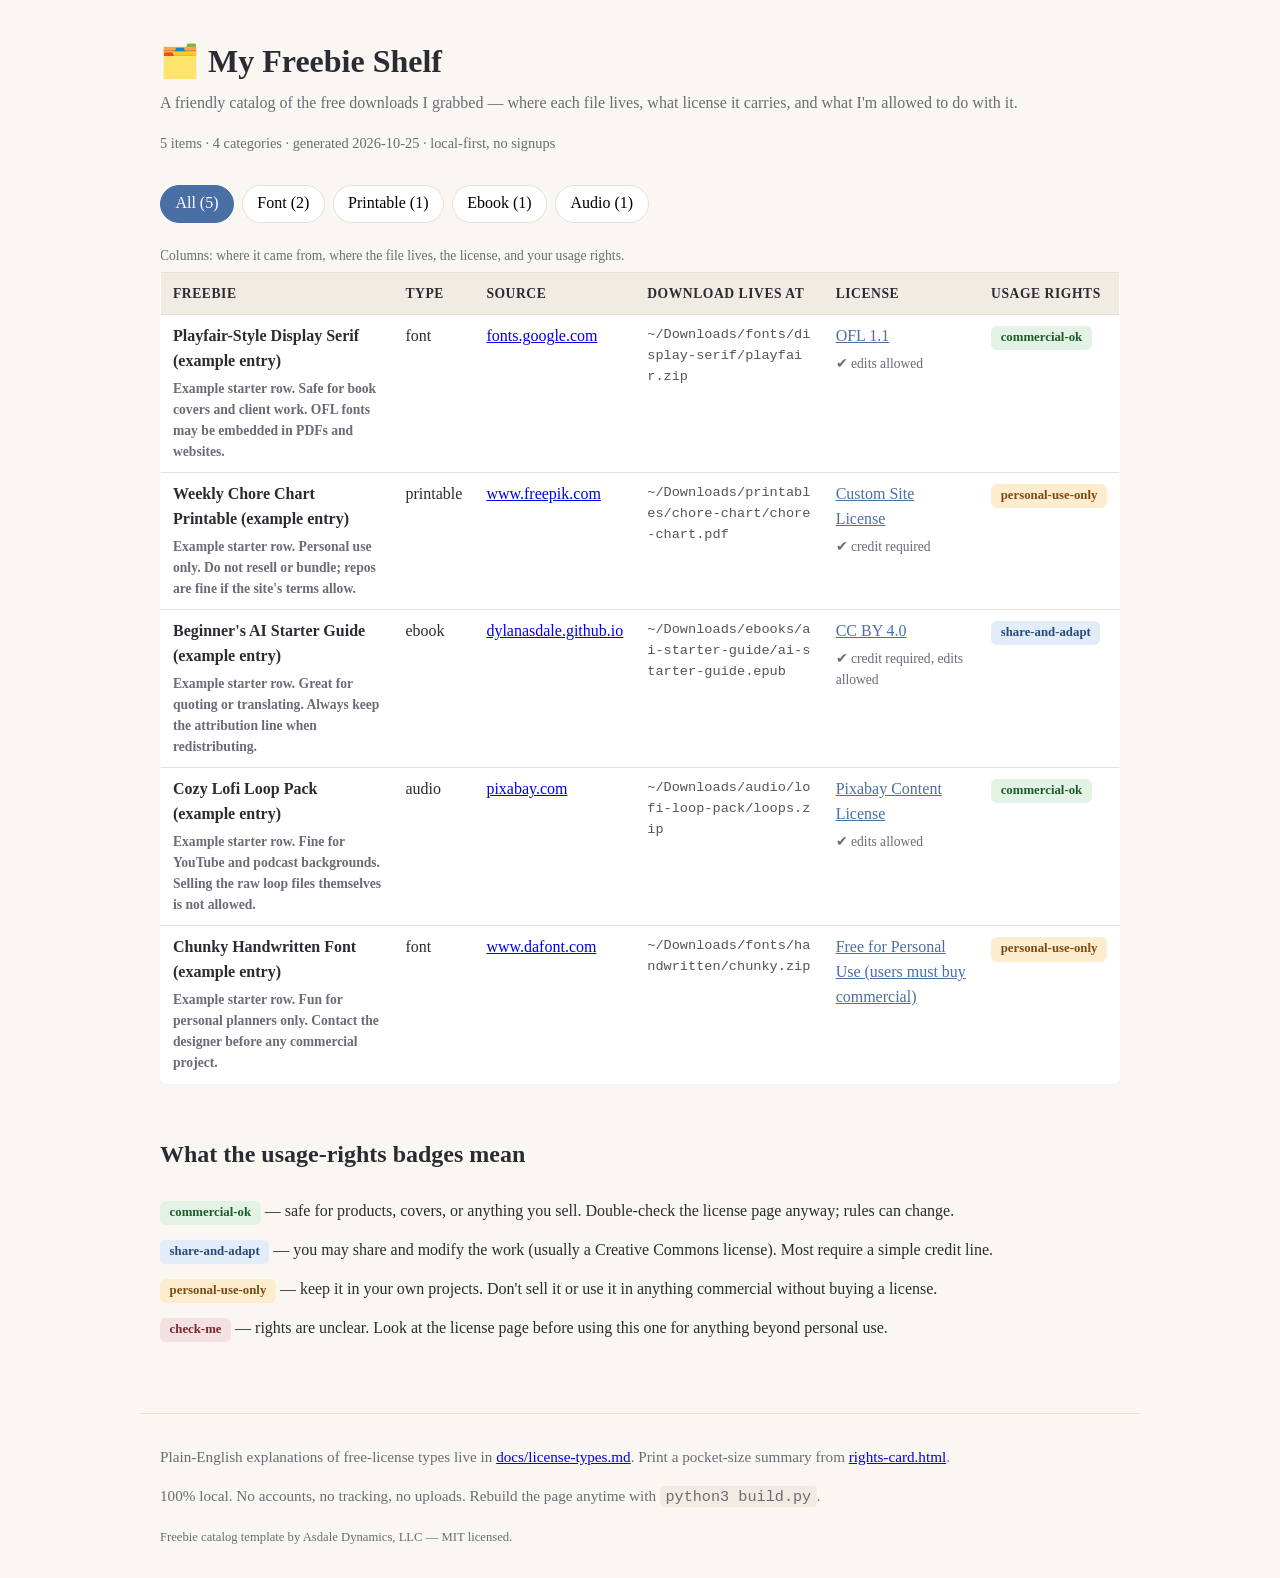
<file: index.html>
<!DOCTYPE html>
<html lang="en">
<head>
<meta charset="utf-8">
<meta name="viewport" content="width=device-width, initial-scale=1">
<title>Freebie Shelf — My Free Downloads Catalog</title>
<link rel="stylesheet" href="style.css">
</head>
<body>
<header>
  <h1>🗂️ My Freebie Shelf</h1>
  <p class="tagline">A friendly catalog of the free downloads I grabbed — where each file lives, what license it carries, and what I'm allowed to do with it.</p>
  <p class="meta">5 items · 4 categories · generated 2026-10-25 · local-first, no signups</p>
</header>

<nav aria-label="Filters">
  <button class="chip active" data-filter="all">All (5)</button>
  <button class="chip" data-filter="font">Font (2)</button>
  <button class="chip" data-filter="printable">Printable (1)</button>
  <button class="chip" data-filter="ebook">Ebook (1)</button>
  <button class="chip" data-filter="audio">Audio (1)</button>
</nav>

<main>
  <table id="catalog" aria-describedby="catalog-caption">
    <caption id="catalog-caption">Columns: where it came from, where the file lives, the license, and your usage rights.</caption>
    <thead>
      <tr>
        <th scope="col">Freebie</th>
        <th scope="col">Type</th>
        <th scope="col">Source</th>
        <th scope="col">Download lives at</th>
        <th scope="col">License</th>
        <th scope="col">Usage rights</th>
      </tr>
    </thead>
    <tbody>
  <tr data-category="font"><td class="freebie-title">Playfair-Style Display Serif (example entry)<span class="notes">Example starter row. Safe for book covers and client work. OFL fonts may be embedded in PDFs and websites.</span></td><td>font</td><td><a href="https://fonts.google.com/" rel="noopener">fonts.google.com</a></td><td class="path">~/Downloads/fonts/display-serif/playfair.zip</td><td class="license-cell"><a href="https://openfontlicense.org/" rel="noopener">OFL 1.1</a><span class="notes">✔ edits allowed</span></td><td><span class="badge badge-ok">commercial-ok</span></td></tr>
  <tr data-category="printable"><td class="freebie-title">Weekly Chore Chart Printable (example entry)<span class="notes">Example starter row. Personal use only. Do not resell or bundle; repos are fine if the site&#x27;s terms allow.</span></td><td>printable</td><td><a href="https://www.freepik.com/" rel="noopener">www.freepik.com</a></td><td class="path">~/Downloads/printables/chore-chart/chore-chart.pdf</td><td class="license-cell"><a href="https://www.freepik.com/legal/terms" rel="noopener">Custom Site License</a><span class="notes">✔ credit required</span></td><td><span class="badge badge-personal">personal-use-only</span></td></tr>
  <tr data-category="ebook"><td class="freebie-title">Beginner&#x27;s AI Starter Guide (example entry)<span class="notes">Example starter row. Great for quoting or translating. Always keep the attribution line when redistributing.</span></td><td>ebook</td><td><a href="https://dylanasdale.github.io/" rel="noopener">dylanasdale.github.io</a></td><td class="path">~/Downloads/ebooks/ai-starter-guide/ai-starter-guide.epub</td><td class="license-cell"><a href="https://creativecommons.org/licenses/by/4.0/" rel="noopener">CC BY 4.0</a><span class="notes">✔ credit required, edits allowed</span></td><td><span class="badge badge-share">share-and-adapt</span></td></tr>
  <tr data-category="audio"><td class="freebie-title">Cozy Lofi Loop Pack (example entry)<span class="notes">Example starter row. Fine for YouTube and podcast backgrounds. Selling the raw loop files themselves is not allowed.</span></td><td>audio</td><td><a href="https://pixabay.com/" rel="noopener">pixabay.com</a></td><td class="path">~/Downloads/audio/lofi-loop-pack/loops.zip</td><td class="license-cell"><a href="https://pixabay.com/service/license-summary/" rel="noopener">Pixabay Content License</a><span class="notes">✔ edits allowed</span></td><td><span class="badge badge-ok">commercial-ok</span></td></tr>
  <tr data-category="font"><td class="freebie-title">Chunky Handwritten Font (example entry)<span class="notes">Example starter row. Fun for personal planners only. Contact the designer before any commercial project.</span></td><td>font</td><td><a href="https://www.dafont.com/" rel="noopener">www.dafont.com</a></td><td class="path">~/Downloads/fonts/handwritten/chunky.zip</td><td class="license-cell"><a href="https://www.dafont.com/readme.php" rel="noopener">Free for Personal Use (users must buy commercial)</a></td><td><span class="badge badge-personal">personal-use-only</span></td></tr>
    </tbody>
  </table>
</main>

<section aria-labelledby="legend-title">
  <h2 id="legend-title">What the usage-rights badges mean</h2>
  <ul class="legend">
    <li><span class="badge badge-ok">commercial-ok</span> — safe for products, covers, or anything you sell. Double-check the license page anyway; rules can change.</li>
    <li><span class="badge badge-share">share-and-adapt</span> — you may share and modify the work (usually a Creative Commons license). Most require a simple credit line.</li>
    <li><span class="badge badge-personal">personal-use-only</span> — keep it in your own projects. Don't sell it or use it in anything commercial without buying a license.</li>
    <li><span class="badge badge-unknown">check-me</span> — rights are unclear. Look at the license page before using this one for anything beyond personal use.</li>
  </ul>
</section>

<footer>
  <p>Plain-English explanations of free-license types live in <a href="docs/license-types.md">docs/license-types.md</a>. Print a pocket-size summary from <a href="rights-card.html">rights-card.html</a>.</p>
  <p data-no-signup="true">100% local. No accounts, no tracking, no uploads. Rebuild the page anytime with <code>python3 build.py</code>.</p>
  <p><small>Freebie catalog template by Asdale Dynamics, LLC — MIT licensed.</small></p>
</footer>

<script>
(function () {
  var chips = document.querySelectorAll(".chip[data-filter]");
  var rows = document.querySelectorAll("#catalog tbody tr");
  chips.forEach(function (chip) {
    chip.addEventListener("click", function () {
      chips.forEach(function (c) { c.classList.remove("active"); });
      chip.classList.add("active");
      var f = chip.getAttribute("data-filter");
      rows.forEach(function (row) {
        row.style.display = (f === "all" || row.getAttribute("data-category") === f) ? "" : "none";
      });
    });
  });
})();
</script>
</body>
</html>
</file>
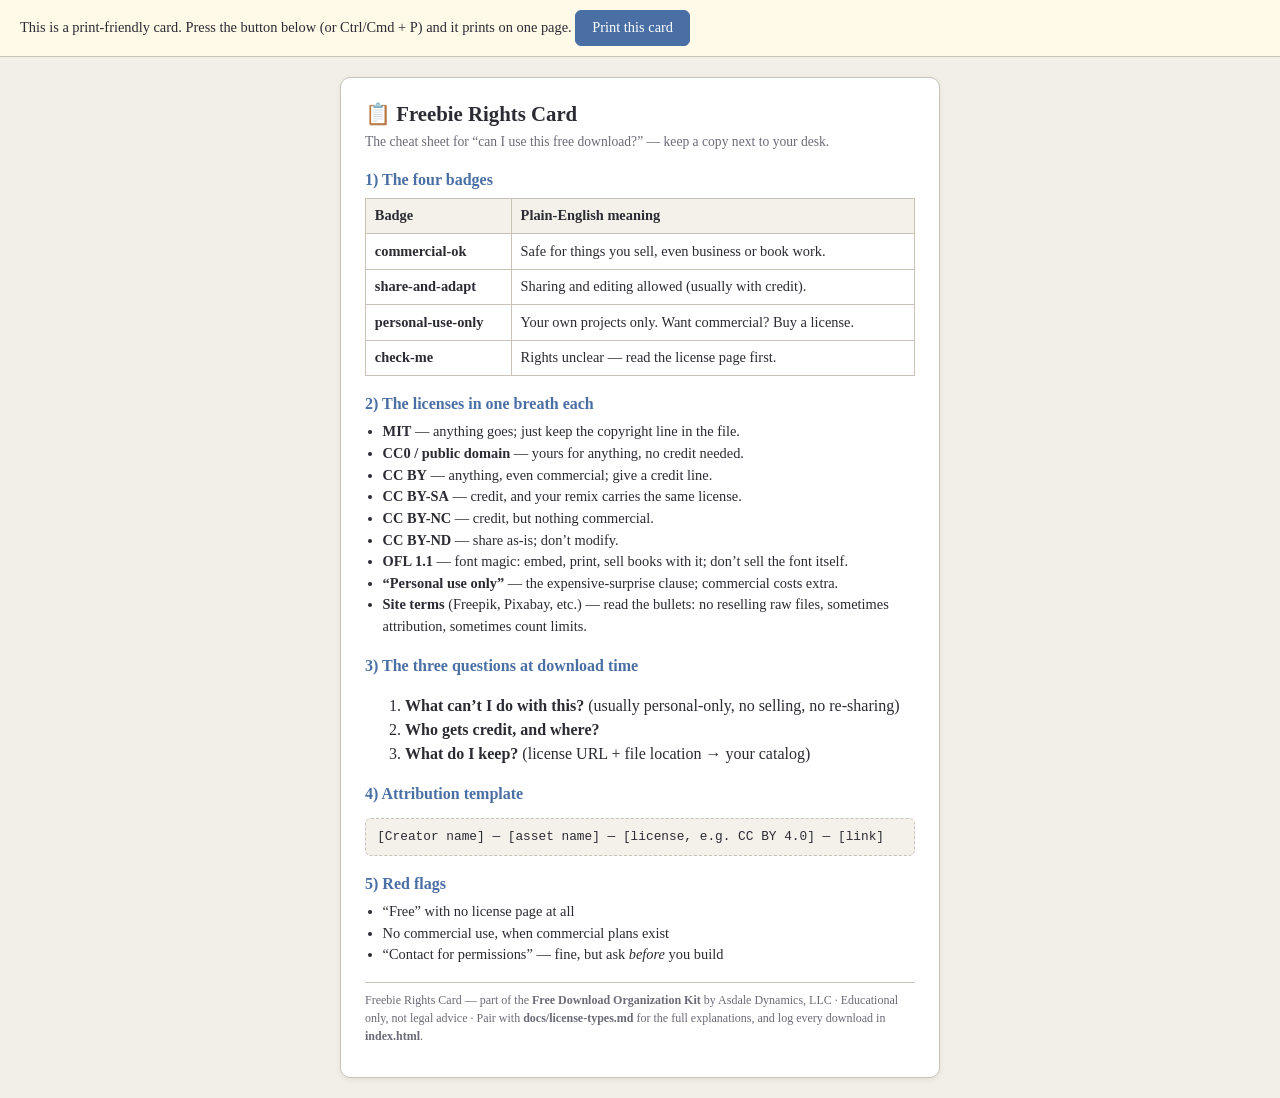
<file: rights-card.html>
<!DOCTYPE html>
<html lang="en">
<head>
<meta charset="utf-8">
<meta name="viewport" content="width=device-width, initial-scale=1">
<title>Printable Rights Card — Freebie Shelf</title>
<style>
  :root {
    --ink: #2b2b33;
    --muted: #6b6b78;
    --line: #c9c2b6;
    --accent: #4a6fa5;
  }
  * { box-sizing: border-box; }
  body {
    margin: 0;
    font-family: Georgia, "Times New Roman", serif;
    color: var(--ink);
    background: #f2efe9;
    line-height: 1.5;
  }
  .page { max-width: 640px; margin: 0 auto; padding: 1.25rem; }
  .no-print { background: #fff9e8; border-bottom: 1px solid var(--line); padding: 0.6rem 1.25rem; font-size: 0.9rem; }
  .card {
    background: #fff;
    border: 1px solid var(--line);
    border-radius: 10px;
    padding: 1.25rem 1.5rem;
    box-shadow: 0 2px 6px rgba(0,0,0,0.06);
  }
  h1 { font-size: 1.3rem; margin: 0 0 0.2rem; }
  h2 { font-size: 1rem; margin: 1rem 0 0.35rem; color: var(--accent); }
  .subtitle { color: var(--muted); font-size: 0.85rem; margin-top: 0; }
  table { width: 100%; border-collapse: collapse; font-size: 0.9rem; margin-top: 0.25rem; }
  th, td { border: 1px solid var(--line); padding: 0.4rem 0.55rem; text-align: left; vertical-align: top; }
  th { background: #f4f1ea; }
  ul { margin: 0.25rem 0; padding-left: 1.1rem; font-size: 0.9rem; }
  .tpl { font-family: Menlo, Consolas, monospace; font-size: 0.8rem; background: #f4f1ea; border: 1px dashed var(--line); padding: 0.5rem 0.7rem; border-radius: 6px; }
  .foot { margin-top: 1rem; font-size: 0.75rem; color: var(--muted); border-top: 1px solid var(--line); padding-top: 0.5rem; }
  button.print { font: inherit; padding: 0.4rem 1rem; border: 1px solid var(--accent); border-radius: 6px; background: var(--accent); color: #fff; cursor: pointer; }
  @media print {
    body { background: #fff; }
    .no-print { display: none; }
    .card { box-shadow: none; border-color: #999; }
    button.print { display: none; }
    @page { size: A4; margin: 12mm; }
  }
</style>
</head>
<body>
<div class="no-print">This is a print-friendly card. Press the button below (or Ctrl/Cmd + P) and it prints on one page. <button class="print" onclick="window.print()">Print this card</button></div>
<div class="page">
  <main class="card">
    <h1>📋 Freebie Rights Card</h1>
    <p class="subtitle">The cheat sheet for “can I use this free download?” — keep a copy next to your desk.</p>

    <h2>1) The four badges</h2>
    <table>
      <tr><th>Badge</th><th>Plain-English meaning</th></tr>
      <tr><td><strong>commercial-ok</strong></td><td>Safe for things you sell, even business or book work.</td></tr>
      <tr><td><strong>share-and-adapt</strong></td><td>Sharing and editing allowed (usually with credit).</td></tr>
      <tr><td><strong>personal-use-only</strong></td><td>Your own projects only. Want commercial? Buy a license.</td></tr>
      <tr><td><strong>check-me</strong></td><td>Rights unclear — read the license page first.</td></tr>
    </table>

    <h2>2) The licenses in one breath each</h2>
    <ul>
      <li><strong>MIT</strong> — anything goes; just keep the copyright line in the file.</li>
      <li><strong>CC0 / public domain</strong> — yours for anything, no credit needed.</li>
      <li><strong>CC BY</strong> — anything, even commercial; give a credit line.</li>
      <li><strong>CC BY-SA</strong> — credit, and your remix carries the same license.</li>
      <li><strong>CC BY-NC</strong> — credit, but nothing commercial.</li>
      <li><strong>CC BY-ND</strong> — share as-is; don’t modify.</li>
      <li><strong>OFL 1.1</strong> — font magic: embed, print, sell books with it; don’t sell the font itself.</li>
      <li><strong>“Personal use only”</strong> — the expensive-surprise clause; commercial costs extra.</li>
      <li><strong>Site terms</strong> (Freepik, Pixabay, etc.) — read the bullets: no reselling raw files, sometimes attribution, sometimes count limits.</li>
    </ul>

    <h2>3) The three questions at download time</h2>
    <ol>
      <li><strong>What can’t I do with this?</strong> (usually personal-only, no selling, no re-sharing)</li>
      <li><strong>Who gets credit, and where?</strong></li>
      <li><strong>What do I keep?</strong> (license URL + file location → your catalog)</li>
    </ol>

    <h2>4) Attribution template</h2>
    <p class="tpl">[Creator name] — [asset name] — [license, e.g. CC BY 4.0] — [link]</p>

    <h2>5) Red flags</h2>
    <ul>
      <li>“Free” with no license page at all</li>
      <li>No commercial use, when commercial plans exist</li>
      <li>“Contact for permissions” — fine, but ask <em>before</em> you build</li>
    </ul>

    <p class="foot">Freebie Rights Card — part of the <strong>Free Download Organization Kit</strong> by Asdale Dynamics, LLC · Educational only, not legal advice · Pair with <strong>docs/license-types.md</strong> for the full explanations, and log every download in <strong>index.html</strong>.</p>
  </main>
</div>
</body>
</html>
</file>
<file: style.css>
:root {
  --bg: #faf7f2;
  --card: #ffffff;
  --ink: #2b2b33;
  --muted: #6b6b78;
  --accent: #4a6fa5;
  --line: #e6e1d8;
}
* { box-sizing: border-box; }
body {
  margin: 0;
  font-family: Georgia, "Times New Roman", serif;
  background: var(--bg);
  color: var(--ink);
  line-height: 1.55;
}
header, main, section, footer { max-width: 1000px; margin: 0 auto; padding: 1rem 1.25rem; }
h1 { margin-bottom: 0.25rem; }
.tagline { color: var(--muted); margin-top: 0; }
.meta { color: var(--muted); font-size: 0.9rem; }

nav { max-width: 1000px; margin: 0 auto; padding: 0 1.25rem; display: flex; flex-wrap: wrap; gap: 0.5rem; }
.chip {
  font: inherit;
  padding: 0.35rem 0.9rem;
  border: 1px solid var(--line);
  border-radius: 999px;
  background: var(--card);
  cursor: pointer;
}
.chip.active { background: var(--accent); color: #fff; border-color: var(--accent); }

table {
  width: 100%;
  border-collapse: collapse;
  background: var(--card);
  border: 1px solid var(--line);
  border-radius: 8px;
  overflow: hidden;
}
caption { text-align: left; color: var(--muted); font-size: 0.85rem; padding: 0.4rem 0; }
th, td { text-align: left; padding: 0.6rem 0.75rem; border-bottom: 1px solid var(--line); vertical-align: top; }
th { background: #f1ece3; font-size: 0.85rem; text-transform: uppercase; letter-spacing: 0.04em; }
tbody tr:hover { background: #f9f5ee; }
.freebie-title { font-weight: bold; }
.path { font-family: ui-monospace, Menlo, Consolas, monospace; font-size: 0.85rem; color: #555; word-break: break-all; }
.license-cell a { color: var(--accent); }
.notes { display: block; color: var(--muted); font-size: 0.85rem; margin-top: 0.25rem; }

.badge {
  display: inline-block;
  padding: 0.15rem 0.6rem;
  border-radius: 6px;
  font-size: 0.8rem;
  font-weight: bold;
  white-space: nowrap;
}
.badge-ok { background: #e2f2e4; color: #1d5c2a; }
.badge-share { background: #e3ecf9; color: #274b7a; }
.badge-personal { background: #fdeccd; color: #7a4a12; }
.badge-unknown { background: #f3e0e0; color: #7a2727; }

.legend { list-style: none; padding-left: 0; }
.legend li { padding: 0.4rem 0; }
footer { color: var(--muted); font-size: 0.95rem; border-top: 1px solid var(--line); margin-top: 2rem; }
code { background: #f1ece3; padding: 0.1rem 0.35rem; border-radius: 4px; }

@media print {
  nav, script { display: none; }
  table { font-size: 0.8rem; }
  body { background: #fff; }
}
</file>
